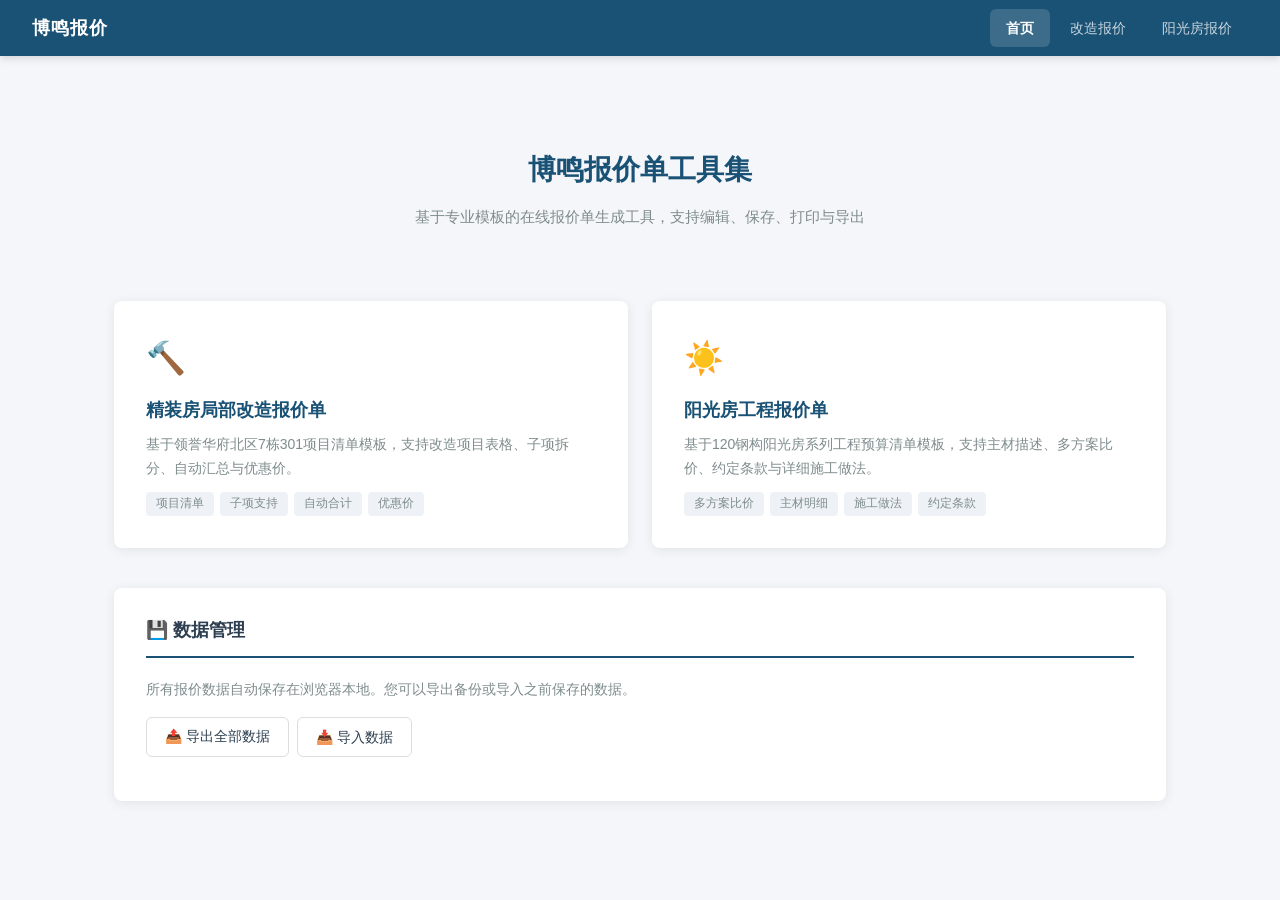
<file: index.html>
<!DOCTYPE html>
<html lang="zh-CN">
<head>
<meta charset="UTF-8">
<meta name="viewport" content="width=device-width, initial-scale=1.0">
<link rel="manifest" href="/manifest.json">
<meta name="theme-color" content="#1a5276">
<meta name="apple-mobile-web-app-capable" content="yes">
<meta name="apple-mobile-web-app-status-bar-style" content="black-translucent">
<meta name="apple-mobile-web-app-title" content="博鸣报价">
<title>博鸣报价单工具集</title>
<link rel="stylesheet" href="css/style.css">
</head>
<body>

<div class="top-bar">
  <div class="logo"><a href="index.html">博鸣报价</a></div>
  <div class="nav-links">
    <a href="index.html" class="active">首页</a>
    <a href="renovation.html">改造报价</a>
    <a href="sunroom.html">阳光房报价</a>
  </div>
</div>

<div class="container">

  <div class="hero">
    <h1>博鸣报价单工具集</h1>
    <p>基于专业模板的在线报价单生成工具，支持编辑、保存、打印与导出</p>
  </div>

  <div class="tool-grid">
    <a href="renovation.html" class="tool-card">
      <div class="icon">🔨</div>
      <h3>精装房局部改造报价单</h3>
      <p>基于领誉华府北区7栋301项目清单模板，支持改造项目表格、子项拆分、自动汇总与优惠价。</p>
      <div class="tags">
        <span>项目清单</span>
        <span>子项支持</span>
        <span>自动合计</span>
        <span>优惠价</span>
      </div>
    </a>

    <a href="sunroom.html" class="tool-card">
      <div class="icon">☀️</div>
      <h3>阳光房工程报价单</h3>
      <p>基于120钢构阳光房系列工程预算清单模板，支持主材描述、多方案比价、约定条款与详细施工做法。</p>
      <div class="tags">
        <span>多方案比价</span>
        <span>主材明细</span>
        <span>施工做法</span>
        <span>约定条款</span>
      </div>
    </a>
  </div>

  <div class="card" style="margin-top: 40px;">
    <div class="card-title">💾 数据管理</div>
    <p style="font-size: 14px; color: var(--text-light); margin-bottom: 16px;">
      所有报价数据自动保存在浏览器本地。您可以导出备份或导入之前保存的数据。
    </p>
    <div class="btn-group">
      <button class="btn btn-outline" onclick="exportAllData()">📤 导出全部数据</button>
      <label class="btn btn-outline" style="cursor:pointer;">
        📥 导入数据
        <input type="file" accept=".json" style="display:none" onchange="importAllData(this)">
      </label>
    </div>
  </div>

</div>

<script src="js/shared.js"></script>
<script>
if ("serviceWorker" in navigator) {
  window.addEventListener("load", function() {
    navigator.serviceWorker.register("sw.js").then(function(reg){
      console.log("SW registered:", reg.scope);
    }).catch(function(err){
      console.log("SW registration failed:", err);
    });
  });
}
</script>
</body>
</html>
</file>
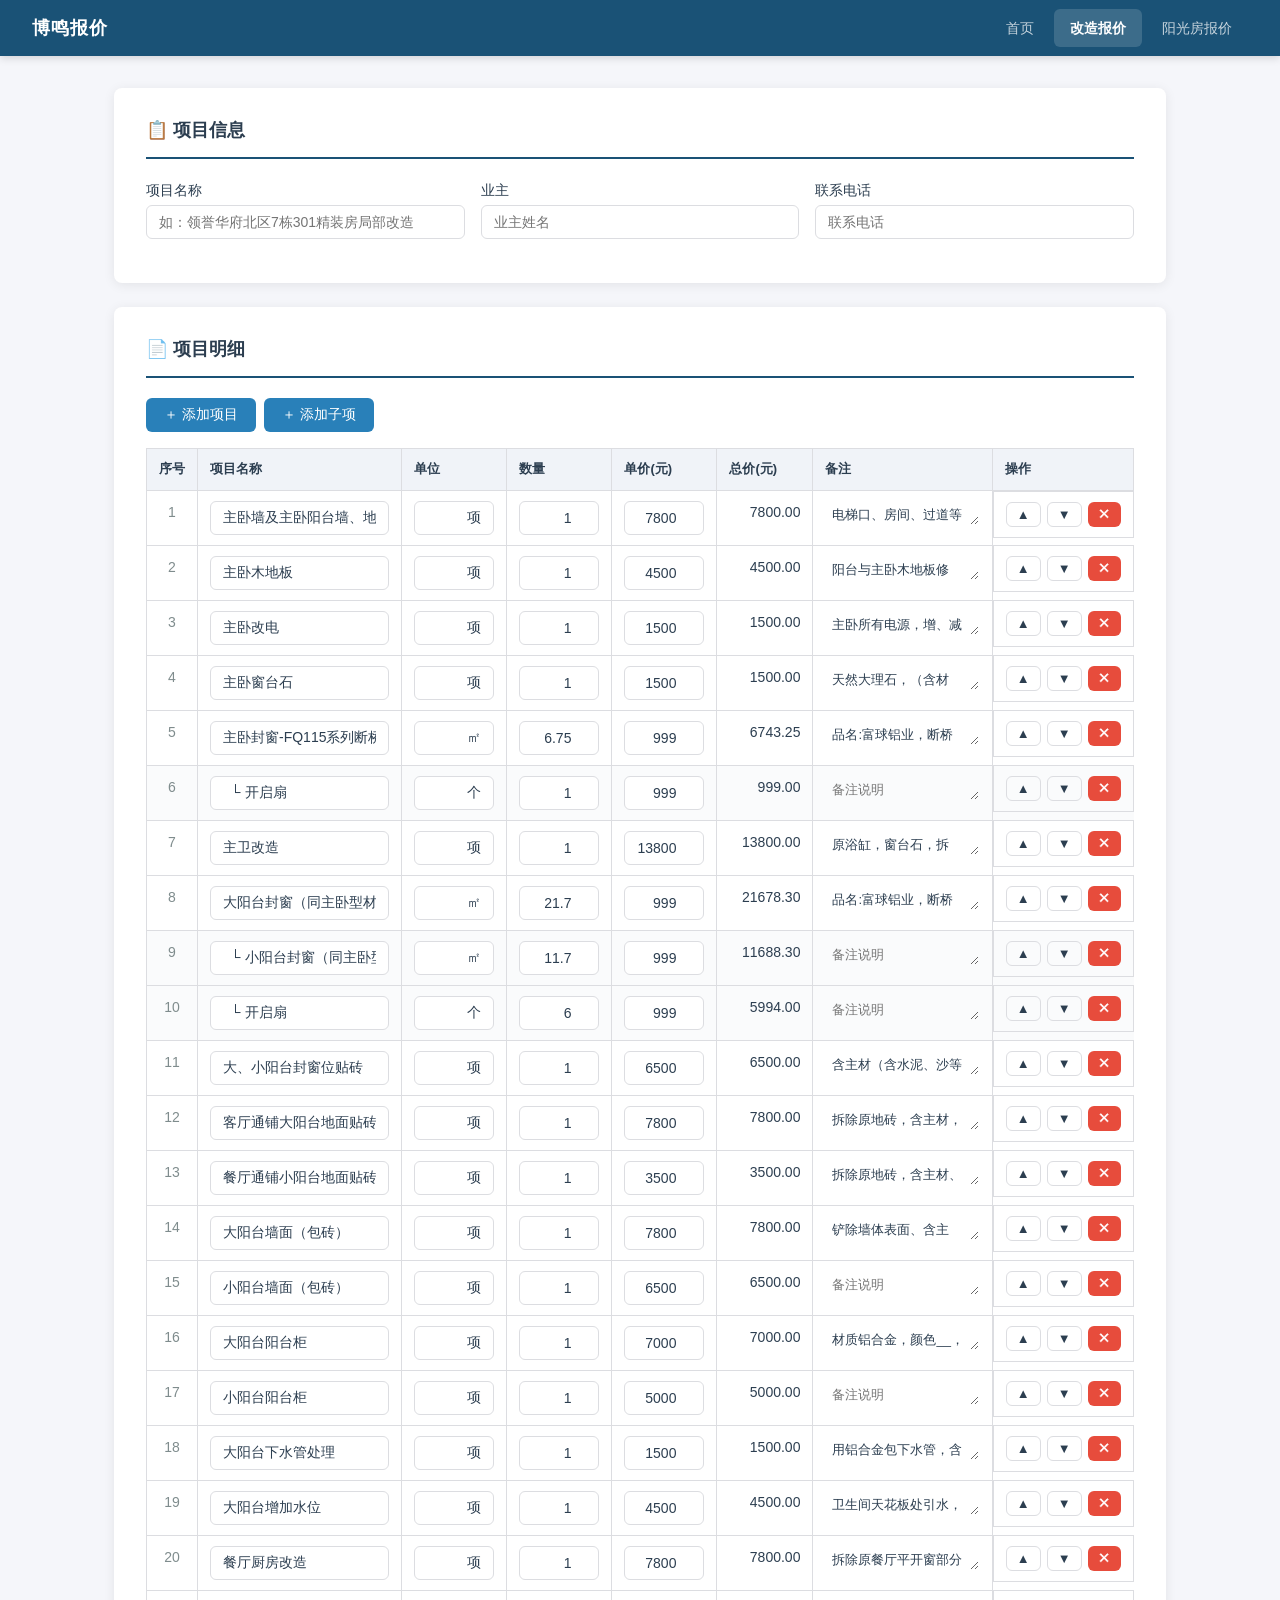
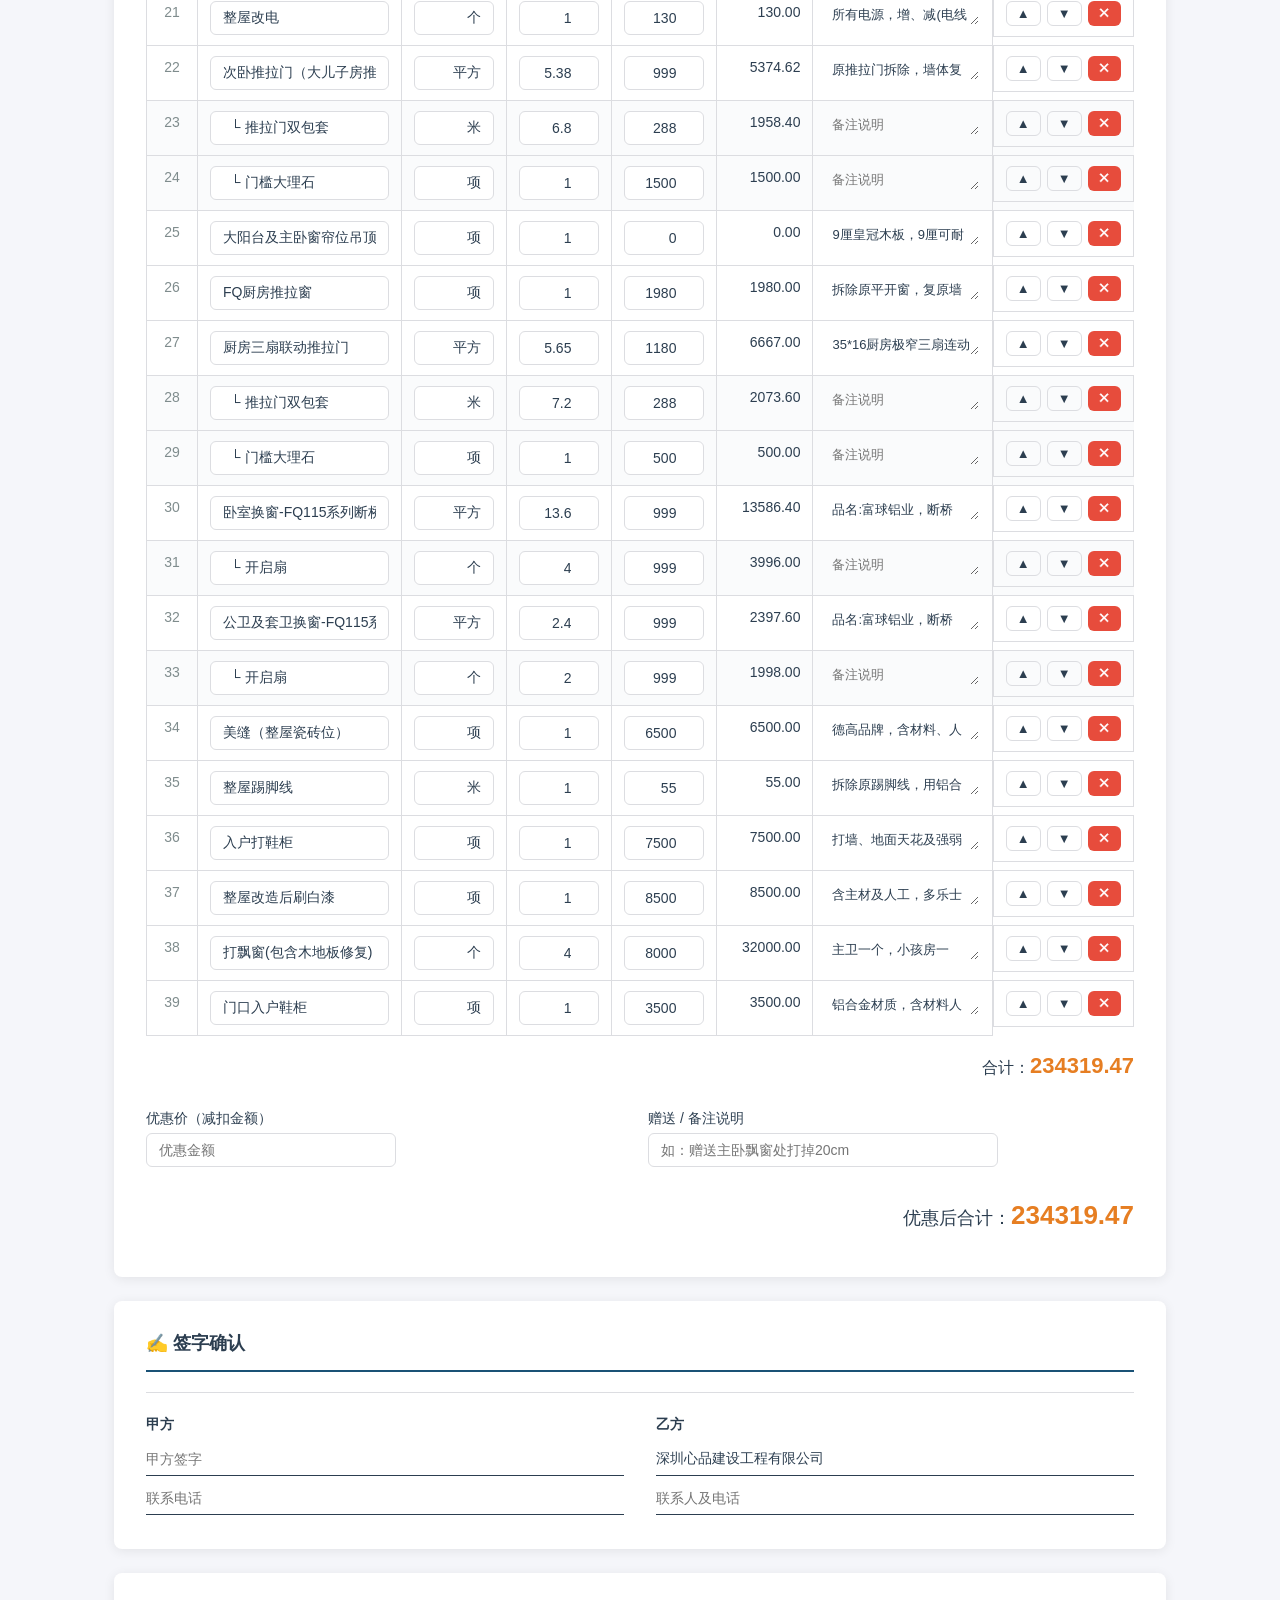
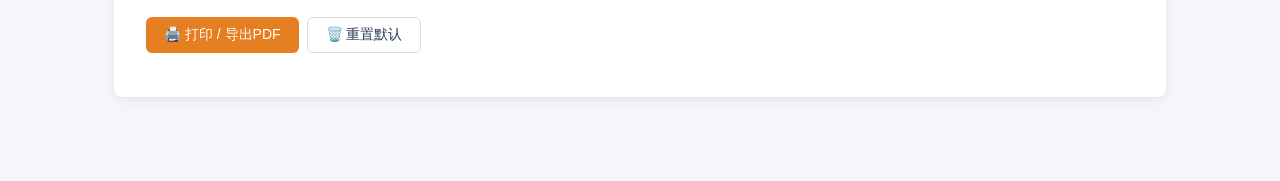
<file: renovation.html>
<!DOCTYPE html>
<html lang="zh-CN">
<head>
<meta charset="UTF-8">
<meta name="viewport" content="width=device-width, initial-scale=1.0">
<link rel="manifest" href="/manifest.json">
<meta name="theme-color" content="#1a5276">
<meta name="apple-mobile-web-app-capable" content="yes">
<meta name="apple-mobile-web-app-status-bar-style" content="black-translucent">
<meta name="apple-mobile-web-app-title" content="博鸣报价">
<title>精装房局部改造报价单</title>
<link rel="stylesheet" href="css/style.css">
</head>
<body>

<div class="top-bar">
  <div class="logo"><a href="index.html">博鸣报价</a></div>
  <div class="nav-links">
    <a href="index.html">首页</a>
    <a href="renovation.html" class="active">改造报价</a>
    <a href="sunroom.html">阳光房报价</a>
  </div>
</div>

<div class="container">

  <div class="card">
    <div class="card-title">📋 项目信息</div>
    <div class="form-row">
      <div class="form-group">
        <label>项目名称</label>
        <input type="text" id="projectName" placeholder="如：领誉华府北区7栋301精装房局部改造" oninput="autoSave()">
      </div>
      <div class="form-group">
        <label>业主</label>
        <input type="text" id="ownerName" placeholder="业主姓名" oninput="autoSave()">
      </div>
      <div class="form-group">
        <label>联系电话</label>
        <input type="tel" id="ownerPhone" placeholder="联系电话" oninput="autoSave()">
      </div>
    </div>
  </div>

  <div class="card print-full">
    <div class="card-title">📄 项目明细</div>
    <div class="btn-group no-print">
      <button class="btn btn-primary" onclick="addItem()">＋ 添加项目</button>
      <button class="btn btn-primary" onclick="addSubItem()">＋ 添加子项</button>
    </div>
    <div class="table-wrap">
      <table id="itemTable">
        <thead>
          <tr>
            <th style="width:44px">序号</th>
            <th style="min-width:180px">项目名称</th>
            <th style="width:60px">单位</th>
            <th style="width:72px">数量</th>
            <th style="width:88px">单价(元)</th>
            <th style="width:96px">总价(元)</th>
            <th style="min-width:140px">备注</th>
            <th class="no-print" style="width:80px">操作</th>
          </tr>
        </thead>
        <tbody id="itemBody"></tbody>
      </table>
    </div>

    <div class="grand-total-display">
      合计：<span class="amount" id="grandTotal">0.00</span>
    </div>

    <div class="form-row" style="margin-top:12px;">
      <div class="form-group" style="max-width:250px;">
        <label>优惠价（减扣金额）</label>
        <input type="number" id="discount" step="0.01" min="0" placeholder="优惠金额" oninput="calcTotals();autoSave();">
      </div>
      <div class="form-group" style="max-width:350px;">
        <label>赠送 / 备注说明</label>
        <input type="text" id="giftNote" placeholder="如：赠送主卧飘窗处打掉20cm" oninput="autoSave()">
      </div>
    </div>
    <div class="grand-total-display" style="font-size:18px;">
      优惠后合计：<span class="amount" id="finalTotal" style="font-size:26px;">0.00</span>
    </div>
  </div>

  <div class="card print-full">
    <div class="card-title">✍️ 签字确认</div>
    <div class="signature-area">
      <div class="signature-block">
        <div class="label">甲方</div>
        <div class="sign-line"><input type="text" placeholder="甲方签字" oninput="autoSave()"></div>
        <div class="sign-line"><input type="text" placeholder="联系电话" oninput="autoSave()"></div>
      </div>
      <div class="signature-block">
        <div class="label">乙方</div>
        <div class="sign-line"><input type="text" id="partyB" value="深圳心品建设工程有限公司" oninput="autoSave()"></div>
        <div class="sign-line"><input type="text" id="partyBContact" placeholder="联系人及电话" oninput="autoSave()"></div>
      </div>
    </div>
  </div>

  <div class="card no-print">
    <div class="btn-group">
      <button class="btn btn-accent" onclick="printPage()">🖨️ 打印 / 导出PDF</button>
      <button class="btn btn-outline" onclick="resetAll()">🗑️ 重置默认</button>
    </div>
  </div>

</div>

<script src="js/shared.js"></script>
<script>
var items=[],SK='renovation_data';
function D(){return[{name:'主卧墙及主卧阳台墙、地面',unit:'项',qty:1,price:7800,note:'电梯口、房间、过道等保护、墙体、阳台砖、门、护栏拆除、墙地面找平修补，腻子、油漆（多乐士乳胶漆），垃圾清理，外运、以上含材料人工',isSub:0},{name:'主卧木地板',unit:'项',qty:1,price:4500,note:'阳台与主卧木地板修补，用原大自然同款、同色号（因不同批次及新旧关系，会有少许色差）。',isSub:0},{name:'主卧改电',unit:'项',qty:1,price:1500,note:'主卧所有电源，增、减（电线用金龙羽2.5多芯）含人工，及辅材，面盖业主自购',isSub:0},{name:'主卧窗台石',unit:'项',qty:1,price:1500,note:'天然大理石，（含材料、人工）',isSub:0},{name:'主卧封窗-FQ115系列断桥系统窗',unit:'㎡',qty:6.75,price:999,note:'品名:富球铝业，断桥115窗纱一体平开窗，厚度2.0，玻璃6白+18A+6灰LOW-E中空隔音玻璃，颜色内-氟碳星空灰(外)与本小区铝合金门窗外观颜色一致，五金配件-进口斯坦福',isSub:0},{name:'  └ 开启扇',unit:'个',qty:1,price:999,note:'',isSub:1},{name:'主卫改造',unit:'项',qty:1,price:13800,note:'原浴缸，窗台石，拆除，改下水管，修补原浴缸周边墙体，重做防水，大理石踏板，窗台石(天然大理石)加装隔断，上述含材料、人工。',isSub:0},{name:'大阳台封窗（同主卧型材一致）',unit:'㎡',qty:21.7,price:999,note:'品名:富球铝业，断桥115窗纱一体平开窗，厚度2.0，玻璃6白+18A+6灰LOW-E中空隔音玻璃，颜色内-氟碳星空灰(外)与本小区铝合金门窗外观颜色一致，五金配件-进口斯坦福',isSub:0},{name:'  └ 小阳台封窗（同主卧型材一致）',unit:'㎡',qty:11.7,price:999,note:'',isSub:1},{name:'  └ 开启扇',unit:'个',qty:6,price:999,note:'',isSub:1},{name:'大、小阳台封窗位贴砖',unit:'项',qty:1,price:6500,note:'含主材（含水泥、沙等辅材、人工）',isSub:0},{name:'客厅通铺大阳台地面贴砖（包砖）',unit:'项',qty:1,price:7800,note:'拆除原地砖，含主材，（含水泥、沙等辅材、人工）',isSub:0},{name:'餐厅通铺小阳台地面贴砖（包砖）',unit:'项',qty:1,price:3500,note:'拆除原地砖，含主材、人工',isSub:0},{name:'大阳台墙面（包砖）',unit:'项',qty:1,price:7800,note:'铲除墙体表面、含主材，（含背胶、德高瓷砖胶、水泥等辅材及人工）',isSub:0},{name:'小阳台墙面（包砖）',unit:'项',qty:1,price:6500,note:'',isSub:0},{name:'大阳台阳台柜',unit:'项',qty:1,price:7000,note:'材质铝合金，颜色__，款式__，台面__，是/否改水、电，是/否砌台（含材料、人工）',isSub:0},{name:'小阳台阳台柜',unit:'项',qty:1,price:5000,note:'',isSub:0},{name:'大阳台下水管处理',unit:'项',qty:1,price:1500,note:'用铝合金包下水管，含材料、人工。',isSub:0},{name:'大阳台增加水位',unit:'项',qty:1,price:4500,note:'卫生间天花板处引水，阳台处明/暗管（联塑水管），含材料人工。',isSub:0},{name:'餐厅厨房改造',unit:'项',qty:1,price:7800,note:'拆除原餐厅平开窗部分墙体及小阳台地面瓷砖，含材料、人工，墙体修复。',isSub:0},{name:'整屋改电',unit:'个',qty:1,price:130,note:'所有电源，增、减(电线用金龙羽2.5多芯)含人工，及辅材，按插座位算',isSub:0},{name:'次卧推拉门（大儿子房推拉门）',unit:'平方',qty:5.38,price:999,note:'原推拉门拆除，墙体复原，两轨两扇35*16极窄推拉门，厚度2.0，8厘超白玻。',isSub:0},{name:'  └ 推拉门双包套',unit:'米',qty:6.8,price:288,note:'',isSub:1},{name:'  └ 门槛大理石',unit:'项',qty:1,price:1500,note:'',isSub:1},{name:'大阳台及主卧窗帘位吊顶',unit:'项',qty:1,price:0,note:'9厘皇冠木板，9厘可耐福防潮板，含材料人工。',isSub:0},{name:'FQ厨房推拉窗',unit:'项',qty:1,price:1980,note:'拆除原平开窗，复原墙体，加装推拉窗，含材料、人工。',isSub:0},{name:'厨房三扇联动推拉门',unit:'平方',qty:5.65,price:1180,note:'35*16厨房极窄三扇连动推拉门，厚度2.0，8厘超白玻。含材料及人工',isSub:0},{name:'  └ 推拉门双包套',unit:'米',qty:7.2,price:288,note:'',isSub:1},{name:'  └ 门槛大理石',unit:'项',qty:1,price:500,note:'',isSub:1},{name:'卧室换窗-FQ115系列断桥系统窗',unit:'平方',qty:13.6,price:999,note:'品名:富球铝业，断桥115窗纱一体平开窗，厚度2.0，玻璃6白+18A+6灰LOW-E中空隔音玻璃，颜色内-氟碳星空灰(外)与本小区铝合金门窗外观颜色一致，五金配件-进口斯坦福',isSub:0},{name:'  └ 开启扇',unit:'个',qty:4,price:999,note:'',isSub:1},{name:'公卫及套卫换窗-FQ115系列断桥系统窗',unit:'平方',qty:2.4,price:999,note:'品名:富球铝业，断桥115窗纱一体平开窗，厚度2.0，玻璃6白+18A+6超白玉纱中空隔音玻璃，颜色内-氟碳星空灰(外)与本小区铝合金门窗外观颜色一致，五金配件-进口斯坦福',isSub:0},{name:'  └ 开启扇',unit:'个',qty:2,price:999,note:'',isSub:1},{name:'美缝（整屋瓷砖位）',unit:'项',qty:1,price:6500,note:'德高品牌，含材料、人工，是全屋瓷砖位。',isSub:0},{name:'整屋踢脚线',unit:'米',qty:1,price:55,note:'拆除原踢脚线，用铝合金材质，含材料、人工，实量实算。',isSub:0},{name:'入户打鞋柜',unit:'项',qty:1,price:7500,note:'打墙、地面天花及强弱电箱移位。含材料及人工',isSub:0},{name:'整屋改造后刷白漆',unit:'项',qty:1,price:8500,note:'含主材及人工，多乐士乳胶漆',isSub:0},{name:'打飘窗(包含木地板修复)',unit:'个',qty:4,price:8000,note:'主卫一个，小孩房一个，空调位一个，大阳台一个',isSub:0},{name:'门口入户鞋柜',unit:'项',qty:1,price:3500,note:'铝合金材质，含材料人工',isSub:0}]}
function init(){var s=loadData(SK,null);if(s){document.getElementById('projectName').value=s.projectName||'';document.getElementById('ownerName').value=s.ownerName||'';document.getElementById('ownerPhone').value=s.ownerPhone||'';document.getElementById('discount').value=s.discount||'';document.getElementById('giftNote').value=s.giftNote||'';items=s.items||[];var sigs=document.querySelectorAll('.signature-block .sign-line input');if(sigs.length>=4){sigs[0].value=s.signA||'';sigs[1].value=s.signAPhone||'';sigs[2].value=s.signB||'深圳心品建设工程有限公司';sigs[3].value=s.signBContact||''}}else items=D();renderTable()}
function G(){var sigs=document.querySelectorAll('.signature-block .sign-line input');return{projectName:document.getElementById('projectName').value,ownerName:document.getElementById('ownerName').value,ownerPhone:document.getElementById('ownerPhone').value,discount:document.getElementById('discount').value,giftNote:document.getElementById('giftNote').value,items:items,signA:sigs[0]?sigs[0].value:'',signAPhone:sigs[1]?sigs[1].value:'',signB:sigs[2]?sigs[2].value:'深圳心品建设工程有限公司',signBContact:sigs[3]?sigs[3].value:''}}
function autoSave(){saveData(SK,G())}
function renderTable(){var tbody=document.getElementById('itemBody');tbody.innerHTML='';var total=0;items.forEach(function(item,i){var tr=document.createElement('tr');if(item.isSub)tr.style.background='#fafbfc'
var tdNum=document.createElement('td');tdNum.className='row-num';tdNum.textContent=i+1;tr.appendChild(tdNum)
var tdName=document.createElement('td');var inpName=document.createElement('input');inpName.type='text';inpName.value=item.name;inpName.placeholder='项目名称';inpName.oninput=function(){item.name=this.value;scheduleAutoSave(SK,G)};tdName.appendChild(inpName);tr.appendChild(tdName)
var tdUnit=document.createElement('td');var inpUnit=document.createElement('input');inpUnit.type='text';inpUnit.value=item.unit;inpUnit.placeholder='单位';inpUnit.className='num-input';inpUnit.oninput=function(){item.unit=this.value;scheduleAutoSave(SK,G)};tdUnit.appendChild(inpUnit);tr.appendChild(tdUnit)
var tdQty=document.createElement('td');var inpQty=document.createElement('input');inpQty.type='number';inpQty.step='any';inpQty.min='0';inpQty.value=item.qty;inpQty.placeholder='数量';inpQty.className='num-input';inpQty.oninput=function(){item.qty=parseFloat(this.value)||0;calcItemTotal(tr,item);scheduleAutoSave(SK,G)};tdQty.appendChild(inpQty);tr.appendChild(tdQty)
var tdPrice=document.createElement('td');var inpPrice=document.createElement('input');inpPrice.type='number';inpPrice.step='any';inpPrice.min='0';inpPrice.value=item.price;inpPrice.placeholder='单价';inpPrice.className='num-input';inpPrice.oninput=function(){item.price=parseFloat(this.value)||0;calcItemTotal(tr,item);scheduleAutoSave(SK,G)};tdPrice.appendChild(inpPrice);tr.appendChild(tdPrice)
var tdTotal=document.createElement('td');tdTotal.className='num-input';tdTotal.style.fontWeight='500';var lt=(item.qty||0)*(item.price||0);tdTotal.textContent=lt>0?lt.toFixed(2):'0.00';tr.appendChild(tdTotal)
var tdNote=document.createElement('td');var inpNote=document.createElement('textarea');inpNote.rows=1;inpNote.value=item.note||'';inpNote.placeholder='备注说明';inpNote.style.minHeight='auto';inpNote.oninput=function(){item.note=this.value;scheduleAutoSave(SK,G)};inpNote.addEventListener('input',function(){this.style.height='auto';this.style.height=this.scrollHeight+'px'});tdNote.appendChild(inpNote);tr.appendChild(tdNote)
var tdAction=document.createElement('td');tdAction.className='table-actions no-print'
var btnUp=document.createElement('button');btnUp.className='btn btn-sm btn-outline';btnUp.textContent='▲';btnUp.title='上移';btnUp.onclick=function(){if(i>0){var t=items[i];items[i]=items[i-1];items[i-1]=t;renderTable();scheduleAutoSave(SK,G)}};tdAction.appendChild(btnUp)
var btnDn=document.createElement('button');btnDn.className='btn btn-sm btn-outline';btnDn.textContent='▼';btnDn.title='下移';btnDn.onclick=function(){if(i<items.length-1){var t=items[i];items[i]=items[i+1];items[i+1]=t;renderTable();scheduleAutoSave(SK,G)}};tdAction.appendChild(btnDn)
var btnDel=document.createElement('button');btnDel.className='btn btn-sm btn-danger';btnDel.textContent='✕';btnDel.title='删除';btnDel.onclick=function(){if(confirm('确认删除「'+item.name+'」？')){items.splice(i,1);renderTable();scheduleAutoSave(SK,G)}};tdAction.appendChild(btnDel);tr.appendChild(tdAction)
tbody.appendChild(tr);total+=lt})
document.getElementById('grandTotal').textContent=total.toFixed(2);calcTotals()}
function calcItemTotal(tr,item){var tds=tr.querySelectorAll('td');if(tds.length>=6)tds[5].textContent=((item.qty||0)*(item.price||0)).toFixed(2);calcTotals()}
function calcTotals(){var t=0;items.forEach(function(it){t+=(it.qty||0)*(it.price||0)});document.getElementById('grandTotal').textContent=t.toFixed(2);var d=parseFloat(document.getElementById('discount').value)||0;document.getElementById('finalTotal').textContent=Math.max(0,t-d).toFixed(2)}
function addItem(){items.push({name:'',unit:'项',qty:1,price:0,note:'',isSub:0});renderTable();scheduleAutoSave(SK,G)}
function addSubItem(){items.push({name:'',unit:'个',qty:1,price:0,note:'',isSub:1});renderTable();scheduleAutoSave(SK,G)}
function resetAll(){if(confirm('确认重置所有数据？此操作不可撤销。')){localStorage.removeItem('boming_'+SK);location.reload()}}
init();

if ("serviceWorker" in navigator) {
  window.addEventListener("load", function() {
    navigator.serviceWorker.register("sw.js").then(function(reg){
      console.log("SW registered:", reg.scope);
    }).catch(function(err){
      console.log("SW registration failed:", err);
    });
  });
}
</script>
</body>
</html>
</file>
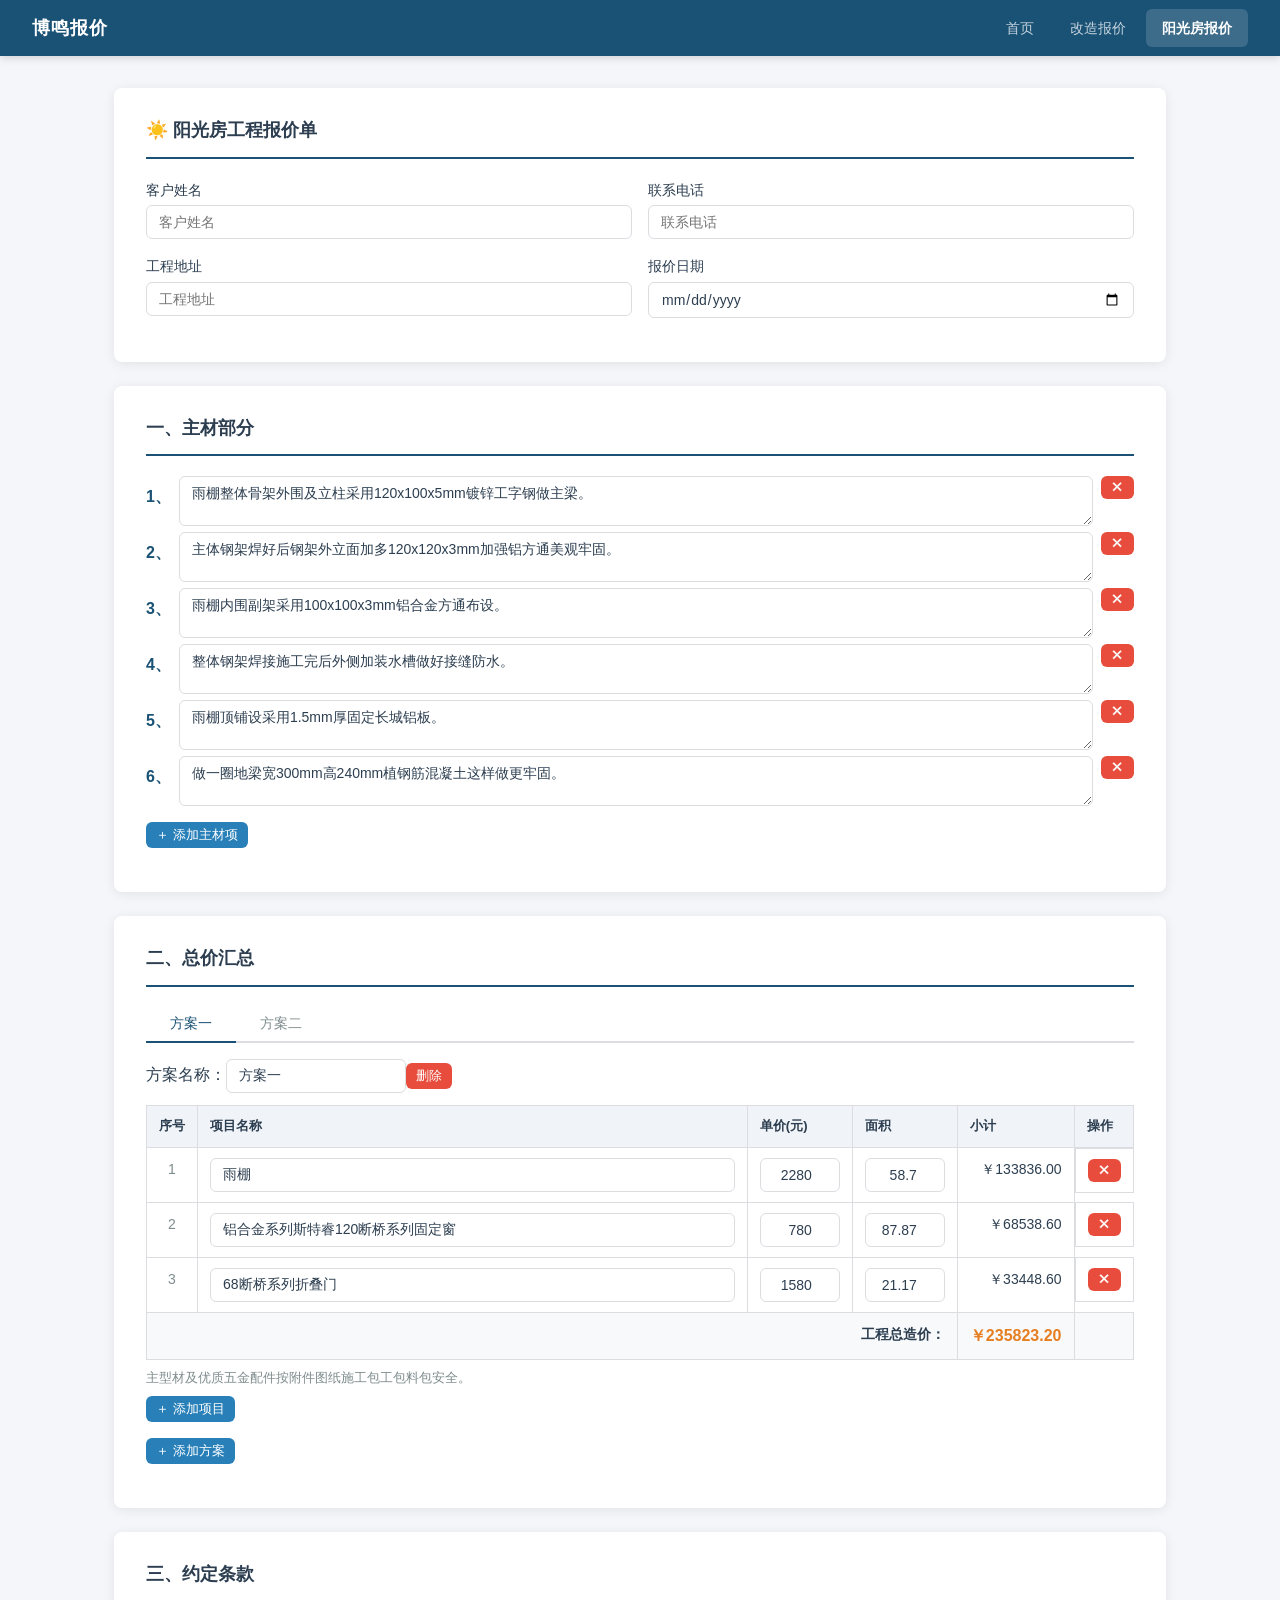
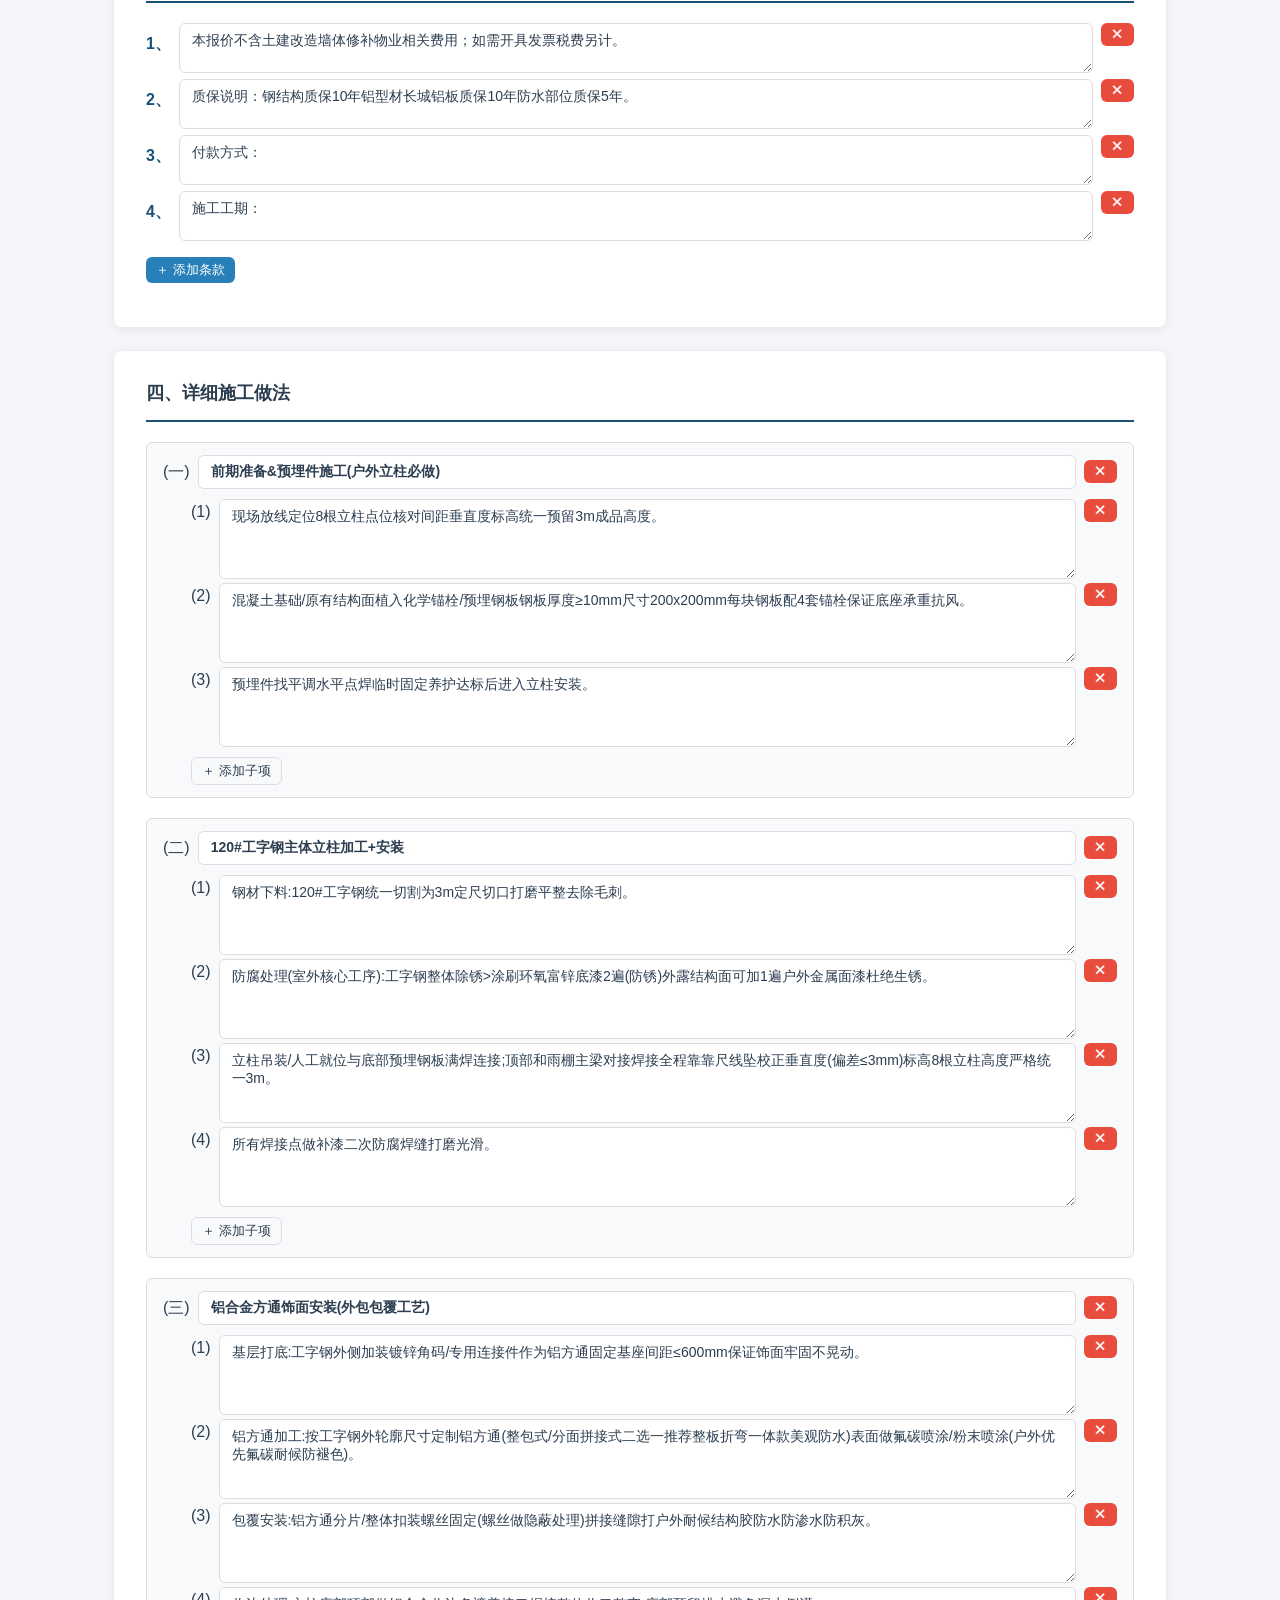
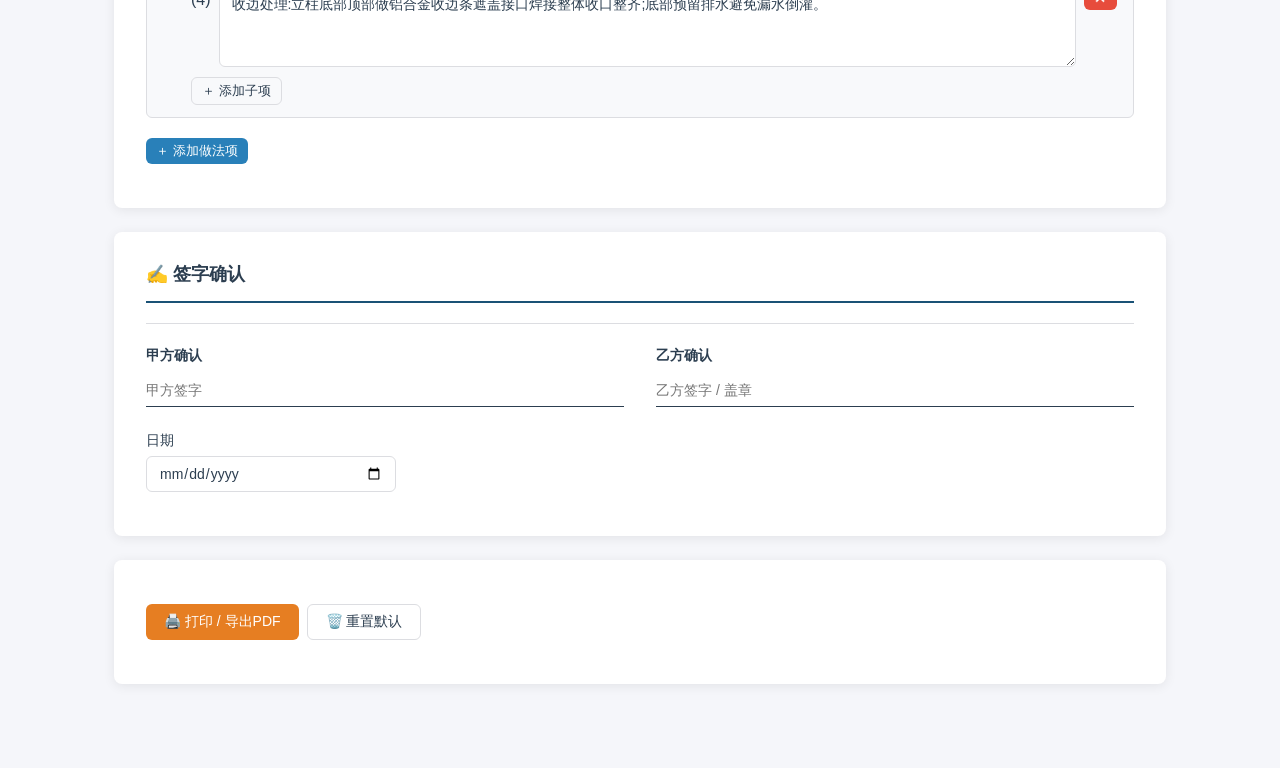
<file: sunroom.html>
<!DOCTYPE html>
<html lang="zh-CN">
<head>
<meta charset="UTF-8">
<meta name="viewport" content="width=device-width, initial-scale=1.0">
<link rel="manifest" href="/manifest.json">
<meta name="theme-color" content="#1a5276">
<meta name="apple-mobile-web-app-capable" content="yes">
<meta name="apple-mobile-web-app-status-bar-style" content="black-translucent">
<meta name="apple-mobile-web-app-title" content="博鸣报价">
<title>阳光房工程报价单</title>
<link rel="stylesheet" href="css/style.css">
<style>
.mat-item { margin-bottom: 6px; display: flex; gap: 8px; align-items: flex-start; }
.mat-item .mat-num { font-weight: 600; color: var(--primary); min-width: 24px; padding-top: 8px; }
.mat-item textarea { flex: 1; min-height: 40px; }
</style>
</head>
<body>

<div class="top-bar">
  <div class="logo"><a href="index.html">博鸣报价</a></div>
  <div class="nav-links">
    <a href="index.html">首页</a>
    <a href="renovation.html">改造报价</a>
    <a href="sunroom.html" class="active">阳光房报价</a>
  </div>
</div>

<div class="container">

  <div class="card">
    <div class="card-title">☀️ 阳光房工程报价单</div>
    <div class="form-row">
      <div class="form-group"><label>客户姓名</label><input type="text" id="clientName" placeholder="客户姓名" oninput="autoSave()"></div>
      <div class="form-group"><label>联系电话</label><input type="tel" id="clientPhone" placeholder="联系电话" oninput="autoSave()"></div>
    </div>
    <div class="form-row">
      <div class="form-group"><label>工程地址</label><input type="text" id="projectAddr" placeholder="工程地址" oninput="autoSave()"></div>
      <div class="form-group"><label>报价日期</label><input type="date" id="quoteDate" oninput="autoSave()"></div>
    </div>
  </div>

  <div class="card print-full">
    <div class="card-title">一、主材部分</div>
    <div id="materialsContainer"></div>
    <div class="btn-group no-print"><button class="btn btn-sm btn-primary" onclick="addM()">＋ 添加主材项</button></div>
  </div>

  <div class="card print-full">
    <div class="card-title">二、总价汇总</div>
    <div class="plan-tabs no-print" id="planTabs"></div>
    <div id="planPanels"></div>
    <div class="btn-group no-print"><button class="btn btn-sm btn-primary" onclick="addPlan()">＋ 添加方案</button></div>
  </div>

  <div class="card print-full">
    <div class="card-title">三、约定条款</div>
    <div id="termsContainer"></div>
    <div class="btn-group no-print"><button class="btn btn-sm btn-primary" onclick="addT()">＋ 添加条款</button></div>
  </div>

  <div class="card print-full">
    <div class="card-title">四、详细施工做法</div>
    <div id="constructionContainer"></div>
    <div class="btn-group no-print"><button class="btn btn-sm btn-primary" onclick="addC()">＋ 添加做法项</button></div>
  </div>

  <div class="card print-full">
    <div class="card-title">✍️ 签字确认</div>
    <div class="signature-area">
      <div class="signature-block">
        <div class="label">甲方确认</div>
        <div class="sign-line"><input type="text" placeholder="甲方签字" oninput="autoSave()"></div>
      </div>
      <div class="signature-block">
        <div class="label">乙方确认</div>
        <div class="sign-line"><input type="text" placeholder="乙方签字 / 盖章" oninput="autoSave()"></div>
      </div>
    </div>
    <div style="margin-top:16px; max-width:250px;">
      <div class="form-group"><label>日期</label><input type="date" id="signDate" oninput="autoSave()"></div>
    </div>
  </div>

  <div class="card no-print">
    <div class="btn-group">
      <button class="btn btn-accent" onclick="printPage()">🖨️ 打印 / 导出PDF</button>
      <button class="btn btn-outline" onclick="resetAll()">🗑️ 重置默认</button>
    </div>
  </div>

</div>

<script src="js/shared.js"></script>
<script>
var data=null,ci=0,SK='sunroom_data';
function D(){return{clientName:'',clientPhone:'',projectAddr:'',quoteDate:'',
materials:['雨棚整体骨架外围及立柱采用120x100x5mm镀锌工字钢做主梁。','主体钢架焊好后钢架外立面加多120x120x3mm加强铝方通美观牢固。','雨棚内围副架采用100x100x3mm铝合金方通布设。','整体钢架焊接施工完后外侧加装水槽做好接缝防水。','雨棚顶铺设采用1.5mm厚固定长城铝板。','做一圈地梁宽300mm高240mm植钢筋混凝土这样做更牢固。'],
plans:[{name:'方案一',items:[{name:'雨棚',price:2280,area:58.7},{name:'铝合金系列斯特睿120断桥系列固定窗',price:780,area:87.87},{name:'68断桥系列折叠门',price:1580,area:21.17}]},{name:'方案二',items:[{name:'雨棚',price:2280,area:80.35},{name:'铝合金系列斯特睿120断桥系列固定窗',price:780,area:96.15},{name:'68断桥系列折叠门',price:1580,area:21.17}]}],
terms:['本报价不含土建改造墙体修补物业相关费用；如需开具发票税费另计。','质保说明：钢结构质保10年铝型材长城铝板质保10年防水部位质保5年。','付款方式：','施工工期：'],
construction:[{title:'前期准备&预埋件施工(户外立柱必做)',items:['现场放线定位8根立柱点位核对间距垂直度标高统一预留3m成品高度。','混凝土基础/原有结构面植入化学锚栓/预埋钢板钢板厚度≥10mm尺寸200x200mm每块钢板配4套锚栓保证底座承重抗风。','预埋件找平调水平点焊临时固定养护达标后进入立柱安装。']},{title:'120#工字钢主体立柱加工+安装',items:['钢材下料:120#工字钢统一切割为3m定尺切口打磨平整去除毛刺。','防腐处理(室外核心工序):工字钢整体除锈>涂刷环氧富锌底漆2遍(防锈)外露结构面可加1遍户外金属面漆杜绝生锈。','立柱吊装/人工就位与底部预埋钢板满焊连接;顶部和雨棚主梁对接焊接全程靠靠尺线坠校正垂直度(偏差≤3mm)标高8根立柱高度严格统一3m。','所有焊接点做补漆二次防腐焊缝打磨光滑。']},{title:'铝合金方通饰面安装(外包包覆工艺)',items:['基层打底:工字钢外侧加装镀锌角码/专用连接件作为铝方通固定基座间距≤600mm保证饰面牢固不晃动。','铝方通加工:按工字钢外轮廓尺寸定制铝方通(整包式/分面拼接式二选一推荐整板折弯一体款美观防水)表面做氟碳喷涂/粉末喷涂(户外优先氟碳耐候防褪色)。','包覆安装:铝方通分片/整体扣装螺丝固定(螺丝做隐蔽处理)拼接缝隙打户外耐候结构胶防水防渗水防积灰。','收边处理:立柱底部顶部做铝合金收边条遮盖接口焊接整体收口整齐;底部预留排水避免漏水倒灌。']}],
signA:'',signB:'',signDate:'',activePlan:0}}

function init(){var s=loadData(SK,null);if(s){data=s;ci=data.activePlan||0;apply()}else{data=D();renderAll()}}
function apply(){document.getElementById('clientName').value=data.clientName||'';document.getElementById('clientPhone').value=data.clientPhone||'';document.getElementById('projectAddr').value=data.projectAddr||'';document.getElementById('quoteDate').value=data.quoteDate||'';document.getElementById('signDate').value=data.signDate||'';var sigs=document.querySelectorAll('.signature-block .sign-line input');if(sigs.length>=2){sigs[0].value=data.signA||'';sigs[1].value=data.signB||''}renderAll()}
function G(){var sigs=document.querySelectorAll('.signature-block .sign-line input');data.clientName=document.getElementById('clientName').value;data.clientPhone=document.getElementById('clientPhone').value;data.projectAddr=document.getElementById('projectAddr').value;data.quoteDate=document.getElementById('quoteDate').value;data.signDate=document.getElementById('signDate').value;data.signA=sigs[0]?sigs[0].value:'';data.signB=sigs[1]?sigs[1].value:'';data.activePlan=ci;return data}
function autoSave(){if(data){G();saveData(SK,data)}}
function renderAll(){renderM();renderP();renderT();renderC()}

function renderM(){var c=document.getElementById('materialsContainer');c.innerHTML='';c.className='materials-list';(data.materials||[]).forEach(function(t,i){var d=document.createElement('div');d.className='mat-item'
var ns=document.createElement('span');ns.className='mat-num';ns.textContent=(i+1)+'、';d.appendChild(ns)
var ta=document.createElement('textarea');ta.value=t;ta.rows=2;ta.oninput=function(){data.materials[i]=this.value;scheduleAutoSave(SK,G)};d.appendChild(ta)
var db=document.createElement('button');db.className='btn btn-sm btn-danger no-print';db.innerHTML='✕';db.onclick=function(){data.materials.splice(i,1);renderM();scheduleAutoSave(SK,G)};d.appendChild(db);c.appendChild(d)})}
function addM(){data.materials.push('');renderM();scheduleAutoSave(SK,G)}

function renderP(){var tc=document.getElementById('planTabs'),pc=document.getElementById('planPanels');tc.innerHTML='';pc.innerHTML=''
;(data.plans||[]).forEach(function(p,pi){var tab=document.createElement('button');tab.className='plan-tab'+(pi===ci?' active':'');tab.textContent=p.name;tab.onclick=function(){ci=pi;renderP();scheduleAutoSave(SK,G)};tc.appendChild(tab)
var panel=document.createElement('div');panel.className='plan-panel'+(pi===ci?' active':'')
var nr=document.createElement('div');nr.style.cssText='margin-bottom:12px;';nr.appendChild(document.createTextNode('方案名称：'))
var ni=document.createElement('input');ni.type='text';ni.value=p.name;ni.style.maxWidth='180px';ni.oninput=function(){p.name=this.value;renderP();scheduleAutoSave(SK,G)};nr.appendChild(ni)
if(data.plans.length>1){var dp=document.createElement('button');dp.className='btn btn-sm btn-danger no-print';dp.textContent='删除';dp.onclick=function(){data.plans.splice(pi,1);if(ci>=data.plans.length)ci=data.plans.length-1;renderP();scheduleAutoSave(SK,G)};nr.appendChild(dp)}
panel.appendChild(nr)
var tw=document.createElement('div');tw.className='table-wrap';var tb=document.createElement('table')
var th=document.createElement('thead');th.innerHTML='<tr><th style="width:36px">序号</th><th>项目名称</th><th style="width:80px">单价(元)</th><th style="width:80px">面积</th><th style="width:100px">小计</th><th class="no-print" style="width:40px">操作</th></tr>';tb.appendChild(th)
var tbody=document.createElement('tbody')
p.items.forEach(function(it,ii){var tr=document.createElement('tr')
var td0=document.createElement('td');td0.className='row-num';td0.textContent=ii+1;tr.appendChild(td0)
var td1=document.createElement('td');var i1=document.createElement('input');i1.type='text';i1.value=it.name;i1.placeholder='项目名称';i1.oninput=function(){it.name=this.value;scheduleAutoSave(SK,G)};td1.appendChild(i1);tr.appendChild(td1)
var td2=document.createElement('td');var i2=document.createElement('input');i2.type='number';i2.step='any';i2.min='0';i2.value=it.price;i2.className='num-input';i2.oninput=function(){it.price=parseFloat(this.value)||0;calcPT(pi);scheduleAutoSave(SK,G)};td2.appendChild(i2);tr.appendChild(td2)
var td3=document.createElement('td');var i3=document.createElement('input');i3.type='number';i3.step='any';i3.min='0';i3.value=it.area;i3.className='num-input';i3.oninput=function(){it.area=parseFloat(this.value)||0;calcPT(pi);scheduleAutoSave(SK,G)};td3.appendChild(i3);tr.appendChild(td3)
var td4=document.createElement('td');td4.className='num-input';td4.style.fontWeight='500';td4.textContent='￥'+((it.price||0)*(it.area||0)).toFixed(2);tr.appendChild(td4)
var td5=document.createElement('td');td5.className='table-actions no-print';var db=document.createElement('button');db.className='btn btn-sm btn-danger';db.textContent='✕';db.onclick=function(){p.items.splice(ii,1);renderP();scheduleAutoSave(SK,G)};td5.appendChild(db);tr.appendChild(td5)
tbody.appendChild(tr)})
tb.appendChild(tbody)
var tf=document.createElement('tfoot');var fr=document.createElement('tr');fr.className='total-row'
var ts=document.createElement('td');ts.colSpan=4;ts.style.textAlign='right';ts.textContent='工程总造价：';fr.appendChild(ts)
var tv=document.createElement('td');tv.id='planTotal_'+pi;tv.className='final-total'
var pt=0;p.items.forEach(function(it){pt+=(it.price||0)*(it.area||0)});tv.textContent='￥'+pt.toFixed(2);fr.appendChild(tv)
var te=document.createElement('td');te.className='no-print';fr.appendChild(te)
tf.appendChild(fr);tb.appendChild(tf);tw.appendChild(tb);panel.appendChild(tw)
var nd=document.createElement('div');nd.style.cssText='margin-top:8px;font-size:13px;color:var(--text-light);';nd.textContent='主型材及优质五金配件按附件图纸施工包工包料包安全。';panel.appendChild(nd)
var ab=document.createElement('div');ab.className='btn-group no-print';ab.style.marginTop='8px';var btn=document.createElement('button');btn.className='btn btn-sm btn-primary';btn.textContent='＋ 添加项目';btn.onclick=function(){p.items.push({name:'',price:0,area:0});renderP();scheduleAutoSave(SK,G)};ab.appendChild(btn);panel.appendChild(ab)
pc.appendChild(panel)})}
function calcPT(pi){var p=data.plans[pi];if(!p)return;var t=0;p.items.forEach(function(it){t+=(it.price||0)*(it.area||0)});var el=document.getElementById('planTotal_'+pi);if(el)el.textContent='￥'+t.toFixed(2)}
function addPlan(){data.plans.push({name:'方案'+'一二三四五六'[data.plans.length]||'方案'+(data.plans.length+1),items:[{name:'',price:0,area:0}]});ci=data.plans.length-1;renderP();scheduleAutoSave(SK,G)}

function renderT(){var c=document.getElementById('termsContainer');c.innerHTML='';c.className='materials-list';(data.terms||[]).forEach(function(t,i){var d=document.createElement('div');d.className='mat-item'
var ns=document.createElement('span');ns.className='mat-num';ns.textContent=(i+1)+'、';d.appendChild(ns)
var ta=document.createElement('textarea');ta.value=t;ta.rows=2;ta.oninput=function(){data.terms[i]=this.value;scheduleAutoSave(SK,G)};d.appendChild(ta)
var db=document.createElement('button');db.className='btn btn-sm btn-danger no-print';db.innerHTML='✕';db.onclick=function(){data.terms.splice(i,1);renderT();scheduleAutoSave(SK,G)};d.appendChild(db);c.appendChild(d)})}
function addT(){data.terms.push('');renderT();scheduleAutoSave(SK,G)}

function renderC(){var c=document.getElementById('constructionContainer');c.innerHTML=''
function rs(parent,items,pIdx){items.forEach(function(st,si){var sd=document.createElement('div');sd.style.cssText='margin-left:28px;margin-bottom:4px;display:flex;gap:8px;align-items:flex-start;'
var sn=document.createElement('span');sn.className='mat-num';sn.textContent='('+(si+1)+')';sd.appendChild(sn)
var ta=document.createElement('textarea');ta.value=st;ta.rows=1;ta.style.flex='1';ta.oninput=function(){data.construction[pIdx].items[si]=this.value;scheduleAutoSave(SK,G)};sd.appendChild(ta)
var db=document.createElement('button');db.className='btn btn-sm btn-danger no-print';db.innerHTML='✕';db.onclick=function(){data.construction[pIdx].items.splice(si,1);renderC();scheduleAutoSave(SK,G)};sd.appendChild(db);parent.appendChild(sd)})}
;(data.construction||[]).forEach(function(sec,idx){var sd=document.createElement('div');sd.style.cssText='margin-bottom:20px;padding:12px 16px;background:#f8f9fb;border-radius:6px;border:1px solid var(--border);'
var tr=document.createElement('div');tr.style.cssText='display:flex;gap:8px;align-items:center;margin-bottom:10px;'
var ns=document.createElement('span');ns.className='mat-num';ns.textContent='('+'一二三四五六七'[idx]+')';tr.appendChild(ns)
var ti=document.createElement('input');ti.type='text';ti.value=sec.title;ti.style.flex='1';ti.style.fontWeight='600';ti.oninput=function(){data.construction[idx].title=this.value;scheduleAutoSave(SK,G)};tr.appendChild(ti)
var ds=document.createElement('button');ds.className='btn btn-sm btn-danger no-print';ds.innerHTML='✕';ds.onclick=function(){data.construction.splice(idx,1);renderC();scheduleAutoSave(SK,G)};tr.appendChild(ds);sd.appendChild(tr)
rs(sd,sec.items,idx)
var asb=document.createElement('button');asb.className='btn btn-sm btn-outline no-print';asb.style.cssText='margin-left:28px;margin-top:6px;';asb.textContent='＋ 添加子项';asb.onclick=function(){data.construction[idx].items.push('');renderC();scheduleAutoSave(SK,G)};sd.appendChild(asb)
c.appendChild(sd)})}
function addC(){data.construction.push({title:'新施工做法',items:['']});renderC();scheduleAutoSave(SK,G)}

function resetAll(){if(confirm('确认重置所有数据？此操作不可撤销。')){localStorage.removeItem('boming_'+SK);location.reload()}}
init();

if ("serviceWorker" in navigator) {
  window.addEventListener("load", function() {
    navigator.serviceWorker.register("sw.js").then(function(reg){
      console.log("SW registered:", reg.scope);
    }).catch(function(err){
      console.log("SW registration failed:", err);
    });
  });
}
</script>
</body>
</html>
</file>
<file: css/style.css>
:root {
  --primary: #1a5276;
  --primary-light: #2980b9;
  --accent: #e67e22;
  --bg: #f5f6fa;
  --card-bg: #ffffff;
  --text: #2c3e50;
  --text-light: #7f8c8d;
  --border: #dcdde1;
  --shadow: 0 2px 12px rgba(0,0,0,0.08);
  --font-cn: "PingFang SC", "Microsoft YaHei", "Noto Sans SC", sans-serif;
}

* { box-sizing: border-box; margin: 0; padding: 0; }

body { font-family: var(--font-cn); background: var(--bg); color: var(--text); line-height: 1.6; min-height: 100vh; }

.top-bar {
  background: var(--primary); color: #fff; padding: 0 32px; height: 56px;
  display: flex; align-items: center; justify-content: space-between;
  position: sticky; top: 0; z-index: 100; box-shadow: 0 2px 8px rgba(0,0,0,0.15);
}
.top-bar .logo { font-size: 18px; font-weight: 600; letter-spacing: 1px; display: flex; align-items: center; gap: 10px; }
.top-bar .logo a { color: #fff; text-decoration: none; }
.top-bar .nav-links { display: flex; gap: 4px; }
.top-bar .nav-links a { color: rgba(255,255,255,0.75); text-decoration: none; padding: 8px 16px; border-radius: 6px; font-size: 14px; transition: all 0.2s; }
.top-bar .nav-links a:hover, .top-bar .nav-links a.active { background: rgba(255,255,255,0.15); color: #fff; }
.top-bar .nav-links a.active { font-weight: 600; }

.container { max-width: 1100px; margin: 0 auto; padding: 32px 24px 60px; }

.card { background: var(--card-bg); border-radius: 8px; box-shadow: var(--shadow); padding: 28px 32px; margin-bottom: 24px; }
.card-title { font-size: 18px; font-weight: 600; margin-bottom: 20px; padding-bottom: 12px; border-bottom: 2px solid var(--primary); display: flex; align-items: center; gap: 8px; }

.form-group { margin-bottom: 16px; }
.form-group label { display: block; font-size: 14px; font-weight: 500; color: var(--text); margin-bottom: 4px; }
.form-row { display: grid; grid-template-columns: repeat(auto-fit, minmax(200px, 1fr)); gap: 16px; }

input[type="text"], input[type="tel"], input[type="number"], input[type="date"], textarea, select {
  width: 100%; padding: 8px 12px; border: 1px solid var(--border); border-radius: 6px;
  font-size: 14px; font-family: var(--font-cn); color: var(--text); background: #fff; transition: border-color 0.2s;
}
input:focus, textarea:focus, select:focus { outline: none; border-color: var(--primary-light); box-shadow: 0 0 0 3px rgba(41,128,185,0.15); }
textarea { min-height: 80px; resize: vertical; }

.btn {
  display: inline-flex; align-items: center; gap: 6px; padding: 8px 18px; border: none; border-radius: 6px;
  font-size: 14px; font-family: var(--font-cn); font-weight: 500; cursor: pointer; transition: all 0.2s; text-decoration: none;
}
.btn-primary { background: var(--primary-light); color: #fff; }
.btn-primary:hover { background: #2471a3; }
.btn-accent { background: var(--accent); color: #fff; }
.btn-accent:hover { background: #d35400; }
.btn-danger { background: #e74c3c; color: #fff; }
.btn-danger:hover { background: #c0392b; }
.btn-success { background: #27ae60; color: #fff; }
.btn-success:hover { background: #1e8449; }
.btn-outline { background: transparent; border: 1px solid var(--border); color: var(--text); }
.btn-outline:hover { background: var(--bg); }
.btn-sm { padding: 4px 10px; font-size: 13px; }
.btn-group { display: flex; gap: 8px; flex-wrap: wrap; margin: 16px 0; }

.table-wrap { overflow-x: auto; }
table { width: 100%; border-collapse: collapse; font-size: 14px; }
table th, table td { padding: 10px 12px; text-align: left; border: 1px solid var(--border); vertical-align: top; }
table th { background: #f0f3f8; font-weight: 600; white-space: nowrap; font-size: 13px; }
table td input, table td textarea { border: 1px solid transparent; padding: 4px 6px; width: 100%; font-size: 13px; background: transparent; }
table td input:focus, table td textarea:focus { border-color: var(--primary-light); background: #fff; }
table .num-input { text-align: right; width: 80px; }
.table-actions { display: flex; gap: 6px; justify-content: center; }
table .row-num { text-align: center; font-weight: 500; color: var(--text-light); width: 40px; }
.total-row td { font-weight: 600; background: #f8f9fb; }
.total-row .final-total { font-size: 16px; color: var(--accent); }

.grand-total-display { text-align: right; padding: 12px 0; font-size: 16px; }
.grand-total-display .amount { font-size: 22px; font-weight: 700; color: var(--accent); }
.footer-note { font-size: 13px; color: var(--text-light); margin-top: 4px; }

.signature-area { display: grid; grid-template-columns: 1fr 1fr; gap: 32px; margin-top: 20px; padding-top: 20px; border-top: 1px solid var(--border); }
.signature-block { font-size: 14px; }
.signature-block .label { font-weight: 600; margin-bottom: 8px; }
.signature-block .sign-line { margin: 6px 0; padding: 4px 0; min-height: 28px; border-bottom: 1px solid var(--text); }
.signature-block .sign-line input { border: none; padding: 4px 0; width: 100%; font-size: 14px; background: transparent; }

.plan-tabs { display: flex; gap: 0; margin-bottom: 16px; border-bottom: 2px solid var(--border); }
.plan-tab { padding: 8px 24px; font-size: 14px; font-weight: 500; cursor: pointer; border: none; background: none; color: var(--text-light); font-family: var(--font-cn); border-bottom: 2px solid transparent; margin-bottom: -2px; transition: all 0.2s; }
.plan-tab:hover { color: var(--text); }
.plan-tab.active { color: var(--primary); border-bottom-color: var(--primary); }
.plan-panel { display: none; }
.plan-panel.active { display: block; }

.toast { position: fixed; bottom: 24px; left: 50%; transform: translateX(-50%); background: var(--text); color: #fff; padding: 10px 24px; border-radius: 8px; font-size: 14px; z-index: 999; opacity: 0; transition: opacity 0.3s; pointer-events: none; }
.toast.show { opacity: 1; }

.hero { text-align: center; padding: 60px 0 40px; }
.hero h1 { font-size: 28px; color: var(--primary); margin-bottom: 12px; }
.hero p { color: var(--text-light); font-size: 15px; }
.tool-grid { display: grid; grid-template-columns: repeat(auto-fit, minmax(320px, 1fr)); gap: 24px; margin-top: 32px; }
.tool-card { background: var(--card-bg); border-radius: 8px; box-shadow: var(--shadow); padding: 32px; transition: transform 0.2s, box-shadow 0.2s; cursor: pointer; text-decoration: none; color: var(--text); display: block; }
.tool-card:hover { transform: translateY(-4px); box-shadow: 0 8px 24px rgba(0,0,0,0.12); }
.tool-card .icon { font-size: 32px; margin-bottom: 12px; }
.tool-card h3 { font-size: 18px; margin-bottom: 8px; color: var(--primary); }
.tool-card p { font-size: 14px; color: var(--text-light); line-height: 1.7; }
.tool-card .tags { display: flex; gap: 6px; margin-top: 12px; flex-wrap: wrap; }
.tool-card .tags span { background: #eef2f7; padding: 2px 10px; border-radius: 4px; font-size: 12px; color: var(--text-light); }

/* 打印样式 */
@media print {
  @page { size: A4; margin: 18mm 15mm 22mm 15mm; @bottom-center { content: "第 " counter(page) " 页，共 " counter(pages) " 页"; font-size: 9pt; color: #555; } }
  * { background: transparent !important; box-shadow: none !important; }
  body { background: #fff !important; font-size: 11pt; line-height: 1.5; color: #000; }
  .no-print, .top-bar { display: none !important; }
  .container { max-width: 100%; padding: 0; margin: 0; }
  .card { border: none !important; padding: 0; margin-bottom: 20px; break-inside: avoid; border-radius: 0; box-shadow: none; }
  .card-title { font-size: 14pt; font-weight: 700; margin-bottom: 12px; padding-bottom: 6px; border-bottom: 2px solid #000 !important; color: #000; }
  table { font-size: 9.5pt; border-collapse: collapse; width: 100%; }
  table th, table td { border: 1px solid #000 !important; padding: 5px 6px; background: #fff !important; color: #000; }
  table th { background: #fff !important; font-weight: 600; }
  table td input, table td textarea { border: none !important; padding: 0; background: transparent !important; box-shadow: none; color: #000; }
  .total-row td { font-weight: 600; }
  .total-row .final-total { color: #000; font-size: 10pt; }
  .grand-total-display .amount { color: #000; }
  input, textarea { border: none !important; background: transparent !important; box-shadow: none !important; color: #000; }
  .signature-area { border-top: 1px solid #000; margin-top: 16px; padding-top: 16px; gap: 40px; }
  .grand-total-display { font-size: 11pt; }
  .grand-total-display .amount { font-size: 13pt; }
  .plan-panel { display: block !important; margin-bottom: 16px; page-break-inside: avoid; }
  .plan-tabs { display: none !important; }
  .print-full { page-break-inside: avoid; }
}

@media (max-width: 768px) {
  .top-bar { padding: 0 16px; }
  .top-bar .nav-links a { padding: 6px 10px; font-size: 13px; }
  .container { padding: 16px; }
  .card { padding: 20px; }
  .form-row { grid-template-columns: 1fr; }
  .signature-area { grid-template-columns: 1fr; gap: 20px; }
  table th, table td { padding: 6px 8px; font-size: 13px; }
  table .num-input { width: 60px; }
  .tool-grid { grid-template-columns: 1fr; }
}
</file>
